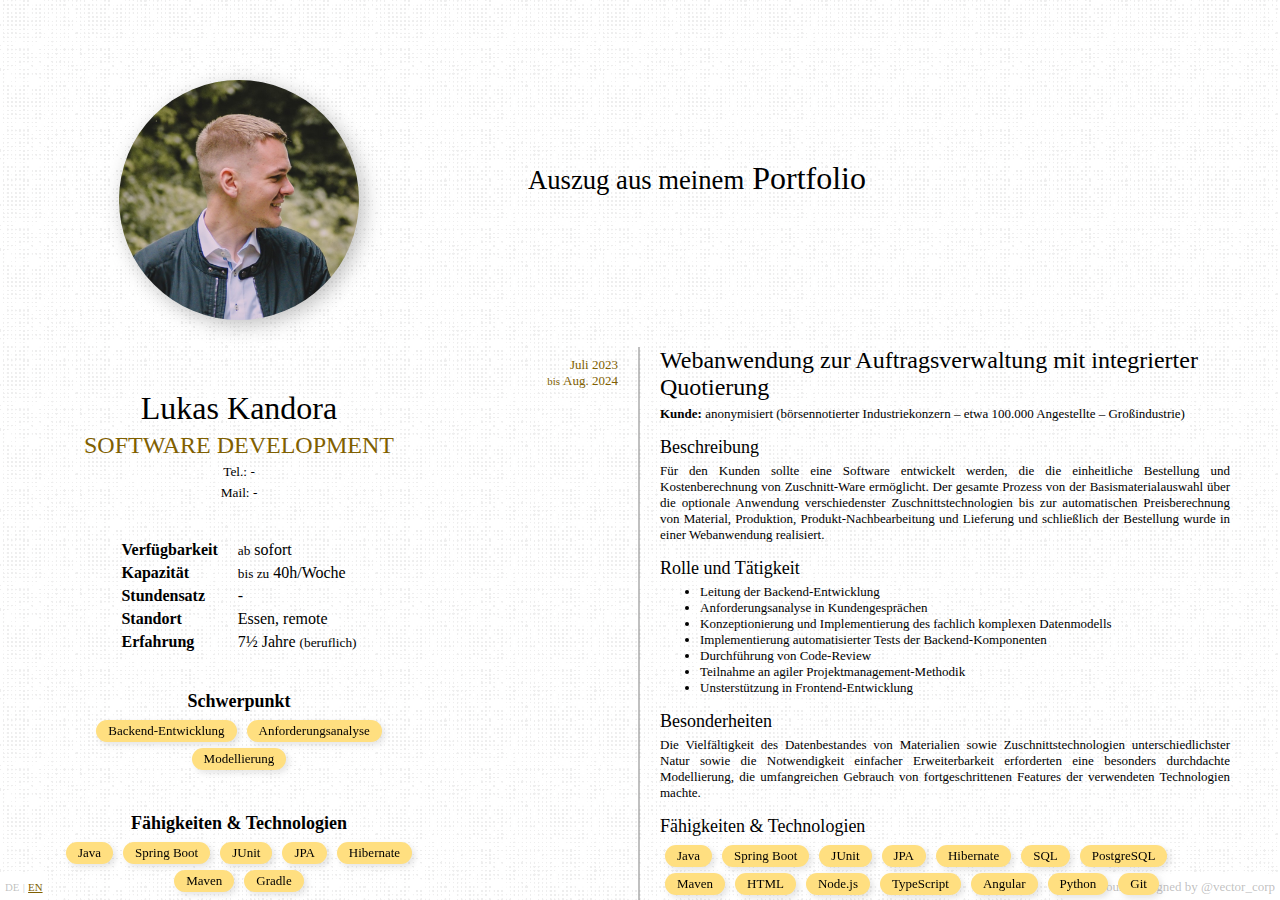
<file: de/index.html>
<head>
    <meta charset="UTF-8">

    <title>Lukas Kandora &dash; Software Development</title>
    <link rel="icon" type="image/x-icon" href="../favicon.png">

    <link rel="stylesheet" href="../styles.css">
    <link rel="stylesheet" href="../print.css" media="print">
    <script type="text/javascript" src="../script.js"></script>
</head>
<body>
    <!-- <input type="checkbox"> -->
    <main>
        <div id="resume">
            <div id="profile-picture"></div>

            <section id="person">
                <div id="name">Lukas Kandora</div>
                <div id="role">Software Development</div>
                <div class="minor">Tel.: <span class="phone">-</span></div>
                <div class="minor">Mail: <span class="mail">-</span></div>
            </section>

            <section id="essentials">
                <div class="label">Verfügbarkeit</div>
                <div class="info">
                    <span class="minor">ab</span>
                    sofort
                </div>

                <div class="label">Kapazität</div>
                <div class="info">
                    <span class="minor">bis zu</span>
                    40h/Woche
                </div>
                
                <div class="label">Stundensatz</div>
                <div class="info"><span class="hourly-rate">-</span></div>
                
                <div class="label">Standort</div>
                <div class="info">
                    Essen, remote
                </div>

                <div class="label">Erfahrung</div>
                <div class="info">
                    7&frac12; Jahre
                    <span class="minor">(beruflich)</span>
                </div>
            </section>

            <section id="emphasis" class="default">
                <div id="emphasis-title" class="section-title">Schwerpunkt</div>
                <div id="emphasis-list" class="tag-list">
                    <span>Backend-Entwicklung</span><span>Anforderungsanalyse</span><span>Modellierung</span>
                </div>
            </section>

            <section id="skills" class="default">
                <div id="skills-title" class="section-title">Fähigkeiten & Technologien</div>
                <div id="skills-list">
                    <div class="tag-list">
                        <span>Java</span><span>Spring Boot</span><span>JUnit</span><span>JPA</span><span>Hibernate</span><span>Maven</span><span>Gradle</span>
                    </div>
                    <div class="tag-list">
                        <span>SQL</span><span>PostgreSQL</span><span>MongoDB</span>
                    </div>
                    <div class="tag-list">
                        <span>JS</span><span>HTML</span><span>CSS</span><span>Node.js</span><span>TypeScript</span><span>Angular</span><span>Vue.js</span>
                    </div>
                    <div class="tag-list">
                        <span>C++</span><span>Modern C++</span><span>Boost (C++ Libraries)</span><span>Python</span><span>Haskell</span><span>C#</span>
                    </div>
                    <div class="tag-list">
                        <span>Git</span><span>GitLab</span><span>Bitbucket</span><span>Postman</span><span>Jira</span><span>Confluence</span><span>AWS</span><span>CD/CI</span><span>Scrum</span><span>Kanban</span>
                    </div>
                    <div class="tag-list">
                        <span>IntelliJ</span><span>VS Code</span><span>Eclipse</span><span>Visual Studio</span>
                    </div>
                </div>
            </section>
            
            <section id="education" class="default">
                <div id="education-title" class="section-title">Bildung</div>
                <div id="education-content">
                    <div>B.Sc. Angewandte Informatik</div>
                    <div class="minor">Note: 1.2</div>
                    <div id="institute" class="minor">Hochschule Ruhr West &dash; University of Applied Science</div>
                </div>
            </section>

            <section id="languages" class="default">
                <div id="languages-title" class="section-title">Sprachen</div>
                <div id="languages-list">
                    <div>Deutsch &dash; <span class="minor">Muttersprache</span></div>
                    <div>Englisch &dash; <span class="minor">verhandlungssicher</span></div>
                    <div>Spanisch &dash; <span class="minor">fortgeschritten</span></div>
                </div>
            </section>

            <section id="contact" class="default">
                <div id="contact-title" class="section-title">Kontakt</div>
                <div id="contact-list">
                    <div>Tel.: <span class="phone">-</span></div>
                    <div>Mail: <span class="mail">-</span></div>
                </div>
            </section>

            <section id="links" class="default">
                <div id="links-title" class="section-title">Links</div>
                <div id="links-list">
                    <a class="minor" href="https://www.freelancermap.de/profil/freiberuflicher-softwareentwickler-268626" target="_blank">freelancermap</a>
                    <span class="minor">|</span>
                    <a class="minor" href="https://www.linkedin.com/in/lukas-k-11805531a" target="_blank">LinkedIn</a>
                    <span class="minor">|</span>
                    <a class="minor" href="https://github.com/kandora-swd" target="_blank">GitHub</a>
                </div>
            </section>
        </div>

        <div id="portfolio">
            <div id="portfolio-title"><span class="minor">Auszug aus meinem</span> Portfolio</div>

            <article class="project">
                <div class="project-duration">Juli&nbsp;2023 <span class="minor">bis</span>&nbsp;Aug.&nbsp;2024</div>

                <div class="project-content">
                    <section class="project-headline">
                        <div class="project-title">Webanwendung zur Auftragsverwaltung mit integrierter Quotierung</div>
                        <div class="project-subtitle"><span class="client-label">Kunde:</span> anonymisiert (börsennotierter Industriekonzern &ndash; etwa 100.000 Angestellte &ndash; Großindustrie)</div>
                    </section>

                    <section>
                        <div class="title">Beschreibung</div>
                        <div class="content">
                            Für den Kunden sollte eine Software entwickelt werden, die die einheitliche Bestellung und Kostenberechnung von Zuschnitt-Ware ermöglicht. Der gesamte Prozess von der Basismaterialauswahl über die optionale Anwendung verschiedenster Zuschnittstechnologien bis zur automatischen Preisberechnung von Material, Produktion, Produkt-Nachbearbeitung und Lieferung und schließlich der Bestellung wurde in einer Webanwendung realisiert.
                        </div>
                    </section>

                    <section>
                        <div class="title">Rolle und Tätigkeit</div>
                        <ul class="content">
                            <li>Leitung der Backend-Entwicklung</li>
                            <li>Anforderungsanalyse in Kundengesprächen</li>
                            <li>Konzeptionierung und Implementierung des fachlich komplexen Datenmodells</li>
                            <li>Implementierung automatisierter Tests der Backend-Komponenten</li>
                            <li>Durchführung von Code-Review</li>
                            <li>Teilnahme an agiler Projektmanagement-Methodik</li>
                            <li>Unsterstützung in Frontend-Entwicklung</li>
                        </ul>
                    </section>

                    <section>
                        <div class="title">Besonderheiten</div>
                        <div class="content">
                            Die Vielfältigkeit des Datenbestandes von Materialien sowie Zuschnittstechnologien unterschiedlichster Natur sowie die Notwendigkeit einfacher Erweiterbarkeit erforderten eine besonders durchdachte Modellierung, die umfangreichen Gebrauch von fortgeschrittenen Features der verwendeten Technologien machte.
                        </div>
                    </section>

                    <section>
                        <div class="title">Fähigkeiten & Technologien</div>
                        <div class="content tag-list">
                            <span>Java</span><span>Spring Boot</span><span>JUnit</span><span>JPA</span><span>Hibernate</span><span>SQL</span><span>PostgreSQL</span><span>Maven</span><span>HTML</span><span>Node.js</span><span>TypeScript</span><span>Angular</span><span>Python</span><span>Git</span><span>GitLab</span><span>Postman</span><span>Jira</span><span>Confluence</span><span>CD/CI</span><span>IntelliJ</span><span>Bruno</span><span>Apache POI</span><span>Apache PDFBox</span><span>Agile</span><span>REST</span><span>Flyway</span>
                        </div>
                    </section>
                </div>
            </article>

            <article class="project">
                <div class="project-duration">Juni&nbsp;2022 <span class="minor">bis</span>&nbsp;Aug.&nbsp;2022</div>

                <div class="project-content">
                    <section class="project-headline">
                        <div class="project-title">Algorithmus für 1D-Cutting-Stock</div>
                        <div class="project-subtitle"><span class="client-label">Kunde:</span> anonymisiert (börsennotierter Industriekonzern &ndash; etwa 100.000 Angestellte &ndash; Großindustrie)</div>
                    </section>

                    <section>
                        <div class="title">Beschreibung</div>
                        <div class="content">
                            Der Kunde suchte zur Kostensenkung ein günstiges Alternativprodukt für die Optimierung von Zuschnitten von Stangen, Rohren, etc. zur effizienten Rohmaterial-Nutzung. Dazu wurde nach bestehender Vorlage ein eigener Algorithmus entworfen und implementiert, der dem Kunden nach einmaliger Entwicklung laufende Kosten erspart. Bei der Entwicklung wurden außerdem spezielle Kundenanforderungen &dash; wie die Anwendung von Schräg-Schnitten &dash; berücksichtigt, die das zuvor verwendete Produkt nicht umfasste.
                        </div>
                    </section>

                    <section>
                        <div class="title">Rolle und Tätigkeit</div>
                        <ul class="content">
                            <li>Alleinige Verantwortung für die anforderungsgerechte Umsetzung des Projekts</li>
                            <li>Recherche zur Herangehensweise an das nicht-triviale Optimierungsproblem</li>
                            <li>Entwurf, Implementierung und Erweiterung des Algorithmus sowie der zugehörigen Schnittstelle</li>
                        </ul>
                    </section>

                    <section>
                        <div class="title">Fähigkeiten & Technologien</div>
                        <div class="content tag-list">
                            <span>Python</span><span>C++</span><span>Git</span><span>GitLab</span><span>Postman</span><span>VS Code</span><span>Google OR-Tools</span>
                        </div>
                    </section>
                </div>
            </article>

            <article class="project">
                <div class="project-duration">Okt.&nbsp;2020 <span class="minor">bis</span>&nbsp;Juni&nbsp;2023</div>

                <div class="project-content">
                    <section class="project-headline">
                        <div class="project-title">Webanwendung zur Produktspezifikation, -modellierung, -prüfung und -quotierung</div>
                        <div class="project-subtitle"><span class="client-label">Kunde:</span> anonymisiert (Industrieunternehmen &ndash; etwa 4.000 Angestellte &ndash; Automobilzulieferung)</div>
                    </section>

                    <section>
                        <div class="title">Beschreibung</div>
                        <div class="content">
                            Es handelt sich um ein Folgeprojekt der <a href="#web-application-for-product-specification">Webanwendung zur Produktspezifikation</a>. Der Kunde hatten den Prozess von der Annahme der Produktspezifikation und -modellierung seiner Kunden über die Überprüfung verschiedener Fachabteilungen bis zur Preisermittlung zum Erstellen eines Angebots über E-Mail-Verkehr und Excel-Datei-Austausch realisiert. Im Rahmen des Projekts wurde der gesamte Prozess in eine Webanwendung überführt. Dabei mussten auf die teils unterschiedlichen Prozessabläufe in verschiedenen Produktionsstätten Rücksicht genommen werden.
                        </div>
                    </section>

                    <section>
                        <div class="title">Rolle und Tätigkeit</div>
                        <ul class="content">
                            <li>Backend-Entwicklung</li>
                            <li>Anforderungsanalyse in Kundengesprächen</li>
                            <li>Anbindung von externen Schnittstellen (bspw. SAP CPI, IBM ODM)</li>
                            <li>Entwicklung von Schnittstellen für externe Systeme</li>
                            <li>Implementierung automatisierter Tests der Backend-Komponenten</li>
                            <li>Durchführung von Code-Review</li>
                            <li>Zusammenarbeit und Abstimmung mit Mitarbeitern und Partnern des Kunden aus unterschiedlichen Kulturkreisen</li>
                            <li>Teilnahme an agiler Projektmanagement-Methodik</li>
                            <li>Aushilfe in Frontend-Entwicklung</li>
                        </ul>
                    </section>

                    <section>
                        <div class="title">Besonderheiten</div>
                        <div class="content">
                            Eine besondere Rolle spielte die Anbindung mehrerer externer Komponenten in das Backend des entwickelten Systems sowie die Rücksichtnahme auf sich häufig ändernde Kundenanforderungen.
                        </div>
                    </section>

                    <section>
                        <div class="title">Fähigkeiten & Technologien</div>
                        <div class="content tag-list">
                            <span>Java</span><span>Spring Boot</span><span>JUnit</span><span>JPA</span><span>Hibernate</span><span>SQL</span><span>PostgreSQL</span><span>MongoDB</span><span>Gradle</span><span>HTML</span><span>Node.js</span><span>TypeScript</span><span>Angular</span><span>Python</span><span>Git</span><span>GitLab</span><span>Bitbucket</span><span>Postman</span><span>Jira</span><span>Confluence</span><span>AWS</span><span>CD/CI</span><span>IntelliJ</span><span>Apache POI</span><span>Apache PDFBox</span><span>Agile</span><span>REST</span><span>Flyway</span><span>IBM ODM</span><span>SAP CPI</span><span>OAuth</span><span>OICD</span><span>LDAP</span><span>OData</span>
                        </div>
                    </section>
                </div>
            </article>

            <article id="web-application-for-product-specification" class="project">
                <div class="project-duration">März&nbsp;2020 <span class="minor">bis</span>&nbsp;Sep.&nbsp;2020</div>

                <div class="project-content">
                    <section class="project-headline">
                        <div class="project-title">Webanwendung zur Produktspezifikation</div>
                        <div class="project-subtitle"><span class="client-label">Kunde:</span> anonymisiert (Industrieunternehmen &ndash; etwa 4.000 Angestellte &ndash; Automobilzulieferung)</div>
                    </section>

                    <section>
                        <div class="title">Beschreibung</div>
                        <div class="content">
                            Der Kunde wollte den Entwurfs- und Spezifikationsprozess der an ihn in Auftrag gegebenen Produkte vereinfachen und ließ dazu eine maßgeschneiderte Webanwendung entwickeln, mit der dies für seine Mitarbeiter und eigenen Kunden möglich war.
                        </div>
                    </section>

                    <section>
                        <div class="title">Rolle und Tätigkeit</div>
                        <ul class="content">
                            <li>Backend-Entwicklung</li>
                            <li>Anforderungsanalyse in Kundengesprächen</li>
                            <li>Implementierung automatisierter Tests der Backend-Komponenten</li>
                            <li>Durchführung von Code-Review</li>
                            <li>Teilnahme an agiler Projektmanagement-Methodik</li>
                        </ul>
                    </section>

                    <section>
                        <div class="title">Fähigkeiten & Technologien</div>
                        <div class="content tag-list">
                            <span>Java</span><span>Spring Boot</span><span>JUnit</span><span>JPA</span><span>Hibernate</span><span>SQL</span><span>PostgreSQL</span><span>MongoDB</span><span>Gradle</span><span>Python</span><span>Git</span><span>Bitbucket</span><span>Postman</span><span>Jira</span><span>Confluence</span><span>AWS</span><span>CD/CI</span><span>IntelliJ</span><span>Agile</span><span>REST</span><span>Flyway</span>
                        </div>
                    </section>
                </div>
            </article>

            <section id="contact-prompt">
                <span id="contact-prompt-title">Interesse an meiner Arbeit?</span>
                <span class="minor">Dann kontaktieren Sie mich unter unter <span class="phone">-</span> oder <span class="mail">-</span>.</span>
            </section>
        </div>
    </main>
    <div id="lang-selection">
        <span class="minor">DE</span>
        <span class="minor">|</span>
        <a class="lang-link minor" href="../en/">EN</a>
    </div>
    <div id="background-credits">
        Background designed by @vector_corp <!-- https://www.freepik.com/free-vector/black-minimal-halftone-white-background_17995612.htm -->
    </div>
</body>
</file>
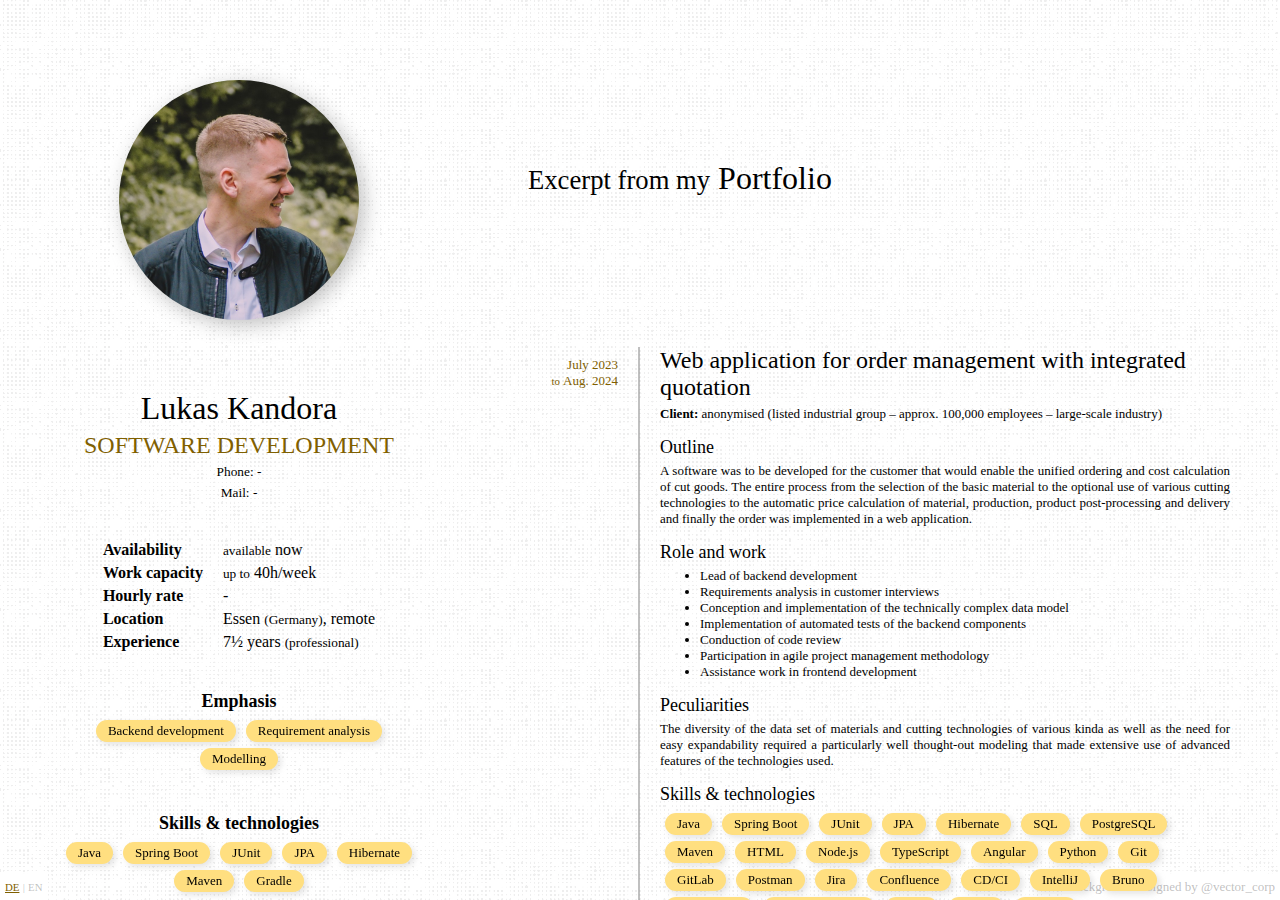
<file: en/index.html>
<head>
    <meta charset="UTF-8">

    <title>Lukas Kandora &dash; Software Development</title>
    <link rel="icon" type="image/x-icon" href="../favicon.png">

    <link rel="stylesheet" href="../styles.css">
    <link rel="stylesheet" href="../print.css" media="print">
    <script type="text/javascript" src="../script.js"></script>
</head>
<body>
    <!-- <input type="checkbox"> -->
    <main>
        <div id="resume">
            <div id="profile-picture"></div>

            <section id="person">
                <div id="name">Lukas Kandora</div>
                <div id="role">Software Development</div>
                <div class="minor">Phone: <span class="phone">-</span></div>
                <div class="minor">Mail: <span class="mail">-</span></div>
            </section>

            <section id="essentials">
                <div class="label">Availability</div>
                <div class="info">
                    <span class="minor">available</span>
                    now
                </div>

                <div class="label">Work capacity</div>
                <div class="info">
                    <span class="minor">up to</span>
                    40h/week
                </div>
                
                <div class="label">Hourly rate</div>
                <div class="info"><span class="hourly-rate">-</span></div>
                
                <div class="label">Location</div>
                <div class="info">
                    Essen <span class="minor">(Germany)</span>, remote
                </div>

                <div class="label">Experience</div>
                <div class="info">
                    7&frac12; years
                    <span class="minor">(professional)</span>
                </div>
            </section>

            <section id="emphasis" class="default">
                <div id="emphasis-title" class="section-title">Emphasis</div>
                <div id="emphasis-list" class="tag-list">
                    <span>Backend development</span><span>Requirement analysis</span><span>Modelling</span>
                </div>
            </section>

            <section id="skills" class="default">
                <div id="skills-title" class="section-title">Skills & technologies</div>
                <div id="skills-list">
                    <div class="tag-list">
                        <span>Java</span><span>Spring Boot</span><span>JUnit</span><span>JPA</span><span>Hibernate</span><span>Maven</span><span>Gradle</span>
                    </div>
                    <div class="tag-list">
                        <span>SQL</span><span>PostgreSQL</span><span>MongoDB</span>
                    </div>
                    <div class="tag-list">
                        <span>JS</span><span>HTML</span><span>CSS</span><span>Node.js</span><span>TypeScript</span><span>Angular</span><span>Vue.js</span>
                    </div>
                    <div class="tag-list">
                        <span>C++</span><span>Modern C++</span><span>Boost (C++ Libraries)</span><span>Python</span><span>Haskell</span><span>C#</span>
                    </div>
                    <div class="tag-list">
                        <span>Git</span><span>GitLab</span><span>Bitbucket</span><span>Postman</span><span>Jira</span><span>Confluence</span><span>AWS</span><span>CD/CI</span><span>Scrum</span><span>Kanban</span>
                    </div>
                    <div class="tag-list">
                        <span>IntelliJ</span><span>VS Code</span><span>Eclipse</span><span>Visual Studio</span>
                    </div>
                </div>
            </section>
            
            <section id="education" class="default">
                <div id="education-title" class="section-title">Education</div>
                <div id="education-content">
                    <div>B.Sc. Applied computer science</div>
                    <div class="minor">Grade: 1.2</div>
                    <div id="institute" class="minor">Hochschule Ruhr West &dash; University of Applied Science</div>
                </div>
            </section>

            <section id="languages" class="default">
                <div id="languages-title" class="section-title">Languages</div>
                <div id="languages-list">
                    <div>German &dash; <span class="minor">native</span></div>
                    <div>English &dash; <span class="minor">business fluent</span></div>
                    <div>Spanish &dash; <span class="minor">advanced</span></div>
                </div>
            </section>

            <section id="contact" class="default">
                <div id="contact-title" class="section-title">Contact</div>
                <div id="contact-list">
                    <div>Phone: <span class="phone">-</span></div>
                    <div>Mail: <span class="mail">-</span></div>
                </div>
            </section>

            <section id="links" class="default">
                <div id="links-title" class="section-title">Links</div>
                <div id="links-list">
                    <a class="minor" href="https://www.freelancermap.de/profil/freiberuflicher-softwareentwickler-268626" target="_blank">freelancermap</a>
                    <span class="minor">|</span>
                    <a class="minor" href="https://www.linkedin.com/in/lukas-k-11805531a" target="_blank">LinkedIn</a>
                    <span class="minor">|</span>
                    <a class="minor" href="https://github.com/kandora-swd" target="_blank">GitHub</a>
                </div>
            </section>
        </div>

        <div id="portfolio">
            <div id="portfolio-title"><span class="minor">Excerpt from my</span> Portfolio</div>

            <article class="project">
                <div class="project-duration">July&nbsp;2023 <span class="minor">to</span>&nbsp;Aug.&nbsp;2024</div>

                <div class="project-content">
                    <section class="project-headline">
                        <div class="project-title">Web application for order management with integrated quotation</div>
                        <div class="project-subtitle"><span class="client-label">Client:</span> anonymised (listed industrial group &ndash; approx. 100,000 employees &ndash; large-scale industry)</div>
                    </section>

                    <section>
                        <div class="title">Outline</div>
                        <div class="content">
                            A software was to be developed for the customer that would enable the unified ordering and cost calculation of cut goods. The entire process from the selection of the basic material to the optional use of various cutting technologies to the automatic price calculation of material, production, product post-processing and delivery and finally the order was implemented in a web application.
                        </div>
                    </section>

                    <section>
                        <div class="title">Role and work</div>
                        <ul class="content">
                            <li>Lead of backend development</li>
                            <li>Requirements analysis in customer interviews</li>
                            <li>Conception and implementation of the technically complex data model</li>
                            <li>Implementation of automated tests of the backend components</li>
                            <li>Conduction of code review</li>
                            <li>Participation in agile project management methodology</li>
                            <li>Assistance work in frontend development</li>
                        </ul>
                    </section>

                    <section>
                        <div class="title">Peculiarities</div>
                        <div class="content">
                            The diversity of the data set of materials and cutting technologies of various kinda as well as the need for easy expandability required a particularly well thought-out modeling that made extensive use of advanced features of the technologies used.
                        </div>
                    </section>

                    <section>
                        <div class="title">Skills & technologies</div>
                        <div class="content tag-list">
                            <span>Java</span><span>Spring Boot</span><span>JUnit</span><span>JPA</span><span>Hibernate</span><span>SQL</span><span>PostgreSQL</span><span>Maven</span><span>HTML</span><span>Node.js</span><span>TypeScript</span><span>Angular</span><span>Python</span><span>Git</span><span>GitLab</span><span>Postman</span><span>Jira</span><span>Confluence</span><span>CD/CI</span><span>IntelliJ</span><span>Bruno</span><span>Apache POI</span><span>Apache PDFBox</span><span>Agile</span><span>REST</span><span>Flyway</span>
                        </div>
                    </section>
                </div>
            </article>

            <article class="project">
                <div class="project-duration">June&nbsp;2022 <span class="minor">to</span>&nbsp;Aug.&nbsp;2022</div>

                <div class="project-content">
                    <section class="project-headline">
                        <div class="project-title">Algorithm for 1D-Cutting-Stock</div>
                        <div class="project-subtitle"><span class="client-label">Client:</span> anonymised (listed industrial group &ndash; approx. 100,000 employees &ndash; large-scale industry)</div>
                    </section>

                    <section>
                        <div class="title">Outline</div>
                        <div class="content">
                            In order to reduce costs, the customer was looking for a cheap alternative product for optimizing the cutting of rods, pipes, etc. for efficient use of raw materials. For this purpose, a proprietary algorithm was designed and implemented based on an existing template, which saves the customer  running costs after a one-time development. During development, special customer requirements &dash; such as the use of angled cuts &dash; which the previously used product did not include were also taken into account.
                        </div>
                    </section>

                    <section>
                        <div class="title">Role and work</div>
                        <ul class="content">
                            <li>Full responsibility for the implementation of the project in accordance with requirements</li>
                            <li>Research on the approach to the non-trivial optimization problem</li>
                            <li>Design, implementation and extension of the algorithm and the corresponding interface</li>
                        </ul>
                    </section>

                    <section>
                        <div class="title">Skills & technologies</div>
                        <div class="content tag-list">
                            <span>Python</span><span>C++</span><span>Git</span><span>GitLab</span><span>Postman</span><span>VS Code</span><span>Google OR-Tools</span>
                        </div>
                    </section>
                </div>
            </article>

            <article class="project">
                <div class="project-duration">Oct.&nbsp;2020 <span class="minor">to</span>&nbsp;June&nbsp;2023</div>

                <div class="project-content">
                    <section class="project-headline">
                        <div class="project-title">Web application for product specification, modelling, approval and quotation</div>
                        <div class="project-subtitle"><span class="client-label">Client:</span> anonymised (industrial company &ndash; approx. 4,000 employees &ndash; automotive supply)</div>
                    </section>

                    <section>
                        <div class="title">Outline</div>
                        <div class="content">
                            This is a follow-up project to the <a href="#web-application-for-product-specification">Web application for product specification</a>. The customer had implemented the process from accepting the product specification and modeling of its customers to checking various specialist departments and determining the price to create an offer via email and Excel file exchange. As part of the project, the entire process was transferred to a web application. The sometimes different process flows in different production sites had to be taken into account.
                        </div>
                    </section>

                    <section>
                        <div class="title">Role and work</div>
                        <ul class="content">
                            <li>Backend development</li>
                            <li>Requirements analysis in customer interviews</li>
                            <li>Integration of external interfaces (e.g. SAP CPI, IBM ODM)</li>
                            <li>Development of interfaces for external systems</li>
                            <li>Implementation of automated tests of the backend components</li>
                            <li>Conduction of code review</li>
                            <li>Collaboration and coordination with the customer's employees and partners from different cultural backgrounds</li>
                            <li>Participation in agile project management methodology</li>
                            <li>Assistance work in frontend development</li>
                        </ul>
                    </section>

                    <section>
                        <div class="title">Peculiarities</div>
                        <div class="content">
                            A special role was played by the integration of several external components into the backend of the developed system as well as the consideration of frequently changing customer requirements.
                        </div>
                    </section>

                    <section>
                        <div class="title">Skills & technologies</div>
                        <div class="content tag-list">
                            <span>Java</span><span>Spring Boot</span><span>JUnit</span><span>JPA</span><span>Hibernate</span><span>SQL</span><span>PostgreSQL</span><span>MongoDB</span><span>Gradle</span><span>HTML</span><span>Node.js</span><span>TypeScript</span><span>Angular</span><span>Python</span><span>Git</span><span>GitLab</span><span>Bitbucket</span><span>Postman</span><span>Jira</span><span>Confluence</span><span>AWS</span><span>CD/CI</span><span>IntelliJ</span><span>Apache POI</span><span>Apache PDFBox</span><span>Agile</span><span>REST</span><span>Flyway</span><span>IBM ODM</span><span>SAP CPI</span><span>OAuth</span><span>OICD</span><span>LDAP</span><span>OData</span>
                        </div>
                    </section>
                </div>
            </article>

            <article id="web-application-for-product-specification" class="project">
                <div class="project-duration">Mar.&nbsp;2020 <span class="minor">to</span>&nbsp;Sep.&nbsp;2020</div>

                <div class="project-content">
                    <section class="project-headline">
                        <div class="project-title">Web application for product specification</div>
                        <div class="project-subtitle"><span class="client-label">Client:</span> anonymised (industrial company &ndash; approx. 4,000 employees &ndash; automotive supply)</div>
                    </section>

                    <section>
                        <div class="title">Outline</div>
                        <div class="content">
                            The customer wanted to simplify the design and specification process of the products commissioned to them and had a tailor-made web application developed that made this possible for their employees and own customers.
                        </div>
                    </section>

                    <section>
                        <div class="title">Role and work</div>
                        <ul class="content">
                            <li>Backend development</li>
                            <li>Requirements analysis in customer interviews</li>
                            <li>Implementation of automated tests of the backend components</li>
                            <li>Conduction of code review</li>
                            <li>Participation in agile project management methodology</li>
                        </ul>
                    </section>

                    <section>
                        <div class="title">Skills & technologies</div>
                        <div class="content tag-list">
                            <span>Java</span><span>Spring Boot</span><span>JUnit</span><span>JPA</span><span>Hibernate</span><span>SQL</span><span>PostgreSQL</span><span>MongoDB</span><span>Gradle</span><span>Python</span><span>Git</span><span>Bitbucket</span><span>Postman</span><span>Jira</span><span>Confluence</span><span>AWS</span><span>CD/CI</span><span>IntelliJ</span><span>Agile</span><span>REST</span><span>Flyway</span>
                        </div>
                    </section>
                </div>
            </article>

            <section id="contact-prompt">
                <span id="contact-prompt-title">Interested in my work?</span>
                <span class="minor">Contact me via <span class="phone">-</span> or <span class="mail">-</span>.</span>
            </section>
        </div>
    </main>
    <div id="lang-selection">
        <a class="lang-link minor" href="../de/">DE</a>
        <span class="minor">|</span>
        <span class="minor">EN</span>
    </div>
    <div id="background-credits">
        Background designed by @vector_corp <!-- https://www.freepik.com/free-vector/black-minimal-halftone-white-background_17995612.htm -->
    </div>
</body>
</file>
<file: styles.css>
:root {
    font-family: 'Verdana';
    background-color: #EEE;

    --drop-shadow-tag-color: #7773;
    --drop-shadow-image-color: #7777;

    --primary-color-75: hsl(45, 100%, 75%);
    --primary-color-25: hsl(45, 100%, 25%);

    background-image: url(background.png);
    background-size: 300px;
    background-blend-mode: lighten;
}

ul {
    margin: unset;
}

a {
    color: var(--primary-color-25);
}

body {
    margin: unset;

    display: flex;
    height: 100%;
}

main {
    min-height: 0px;

    display: flex;
}

#resume,
#portfolio {
    padding: 50px;
    min-height: auto;
    overflow-y: scroll;
}

#resume {
    flex-basis: 35%;

    display: flex;
    flex-direction: column;
    gap: 40px;
}

#resume {
    align-items: center;
}

.minor {
    font-size: smaller;
}

#profile-picture {
    flex-shrink: 0;

    background-image: url(profile-picture.jpg);
    background-size: cover;

    margin: 30px;
    --image-size: 240px;
    width: var(--image-size);
    height: var(--image-size);
    border-radius: 50%;

    filter: drop-shadow(5px 5px 10px var(--drop-shadow-image-color))
}

#person {
    display: flex;
    flex-direction: column;
    align-items: center;
    gap: 5px;

    text-align: center;
}

#name {
    font-size: xx-large;
}

#role {
    font-size: x-large;
    color: var(--primary-color-25);
    text-transform: uppercase;
}

section.default {
    
    text-align: center;

    display: flex;
    flex-direction: column;
    align-items: center;
    gap: 5px;
}

section.default .section-title {
    font-size: large;
    font-weight: bold;
}

#skills-list {
    display: flex;
    flex-direction: column;
    align-items: center;
    gap: 15px;
}

#languages-list,
#contact-list {
    display: flex;
    flex-direction: column;
    align-items: center;
    gap: 5px;
}

.tag-list {
    text-align: center;
}

.tag-list > * {

    line-height: initial;

    font-size: small;
    background-color: var(--primary-color-75);
    padding: 3px 12px 3px 12px;
    margin: 3px 5px;
    display: inline-block;
    border-radius: 1em;

    filter: drop-shadow(3px 3px 3px var(--drop-shadow-tag-color))
}

#essentials {
    display: grid;

    row-gap: 5px;
    column-gap: 20px;
}

#essentials > .label {
    font-weight: bold;
}

#essentials > .info {
    grid-column: 2;
}

#education-content {
    display: flex;
    flex-direction: column;
    align-items: center;
    gap: 5px;
}

#institute {
    font-style: italic;
}


#portfolio {
    flex-basis: 65%;

    display: flex;
    flex-grow: 1;
    flex-direction: column;
    gap: 150px;

    padding-top: 160px;
    padding-bottom: 160px;
    grid-column: 2;
}

#portfolio-title {
    font-size: xx-large;
}

.project {
    display: flex;
}

.project-duration {
    flex-shrink: 0;
    width: 90px;
    overflow-y: hidden;
    
    font-size: small;
    color: var(--primary-color-25);
    text-align: right;

    border-right: 2px #7777 solid;
    padding-top: 10px;
    padding-right: 20px;
}

.project-content {
    padding-left: 20px;

    display: flex;
    flex-direction: column;
    gap: 15px;
}

.project-content section {
    display: flex;
    flex-direction: column;
    gap: 5px;
}

.project-title {
    font-size: x-large;
}

.project-subtitle {
    font-size: small;
}

.client-label {
    font-weight: bold;
}

.project-content section .title {
    font-size: large;
}

.project-content section .content {
    font-size: small;
    text-align: justify;
}

#contact-prompt {
    display: flex;
    flex-direction: column;
    gap: 5px;
}

#contact-prompt-title {
    font-weight: bold;
}

#background-credits,
#lang-selection {
    position: absolute;
    bottom: 0px;

    padding: 5px;

    font-size: small;
    color: #7777;
    background: white;
}

#lang-selection {
    left: 0px;
}

#background-credits {
    right: 0px;

    z-index: -1;
    user-select: none;
}
</file>
<file: print.css>
:root {
    print-color-adjust: exact;
    -webkit-print-color-adjust: exact;
    
    background: unset;
}

#lang-selection {
    display: none;
}

#background-credits {
    display: none;
}

main {
    display: unset;
}

#resume,
#portfolio {
    padding: 20px;
    min-height: unset;
    overflow-y: unset;
}

section.default {
    page-break-inside: avoid;
}

#contact,
#links {
    display: none;
}

#portfolio {
    gap: 50px;
}

.project-content section {
    page-break-inside: avoid;
}
</file>
